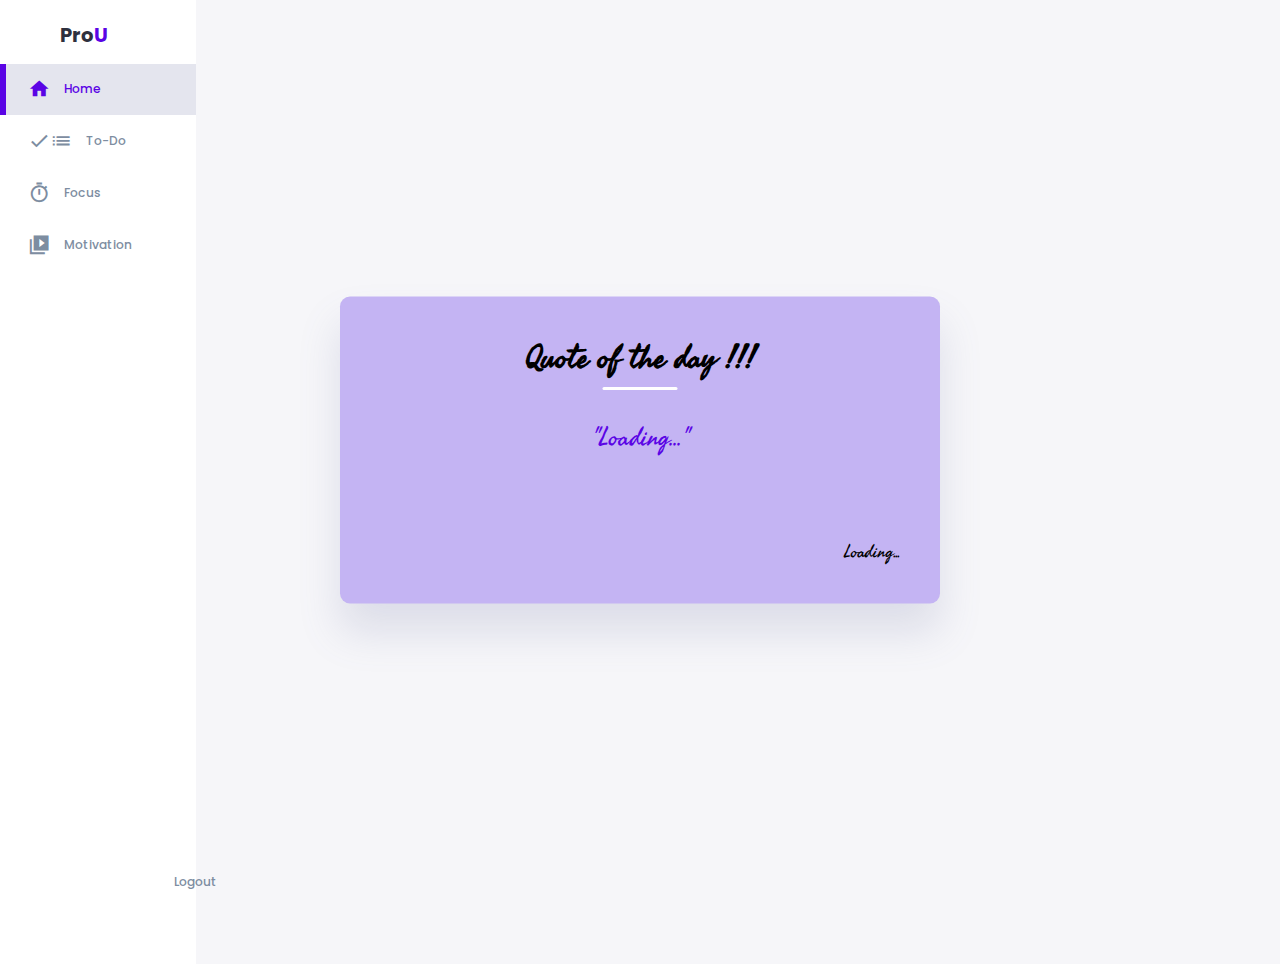
<file: WorkLikeElon/src/main/resources/static/index.html>
<!DOCTYPE html>
<html lang="en">
<head>
    <meta charset="UTF-8">
    <meta name="viewport" content="width=device-width, initial-scale=1.0">
    <title>ProU</title>
    <!--Material icon-->    
    <link href="https://fonts.googleapis.com/icon?family=Material+Icons+Sharp"
      rel="stylesheet">
    <link rel="stylesheet" href="./assets/css/style.css">
</head>
<body>
    <div class="container">
        <aside>
            <div class="top">
                <div class="logo">
                    <img>
                    <h2>
                        <a href="/index.html">Pro<span class="u">U</span></a>
                    </h2>
                </div>
                <div class="close" id="clsoe-btn">
                    <span class="material-icons-sharp">close
                    </span>
                </div>
                <div class="sidebar">
                    <a href="/index.html"  id="home-link" class ="active">
                        <span class="material-icons-sharp">
                            home
                        </span>
                        <h3>Home</h3>
                    </a>
                    <a href="#" id="todo-link">
                        <span class="material-icons-sharp">
                            checklist
                        </span>
                        <h3>To-Do</h3>
                    </a>
                    <a href="/focus.html" id="focus-link">
                        <span class="material-icons-sharp">
                            timer
                        </span>
                        <h3>Focus</h3>
                    </a>
                    <a href="#" id="motivation-link">
                        <span class="material-icons-sharp">
                            video_library
                        </span>
                        <h3>Motivation</h3>
                    </a>
                    <a href="#" id="logout-link">
                        <span class="material-icons-sharp">
                            logout
                        </span>
                        <h3>Logout</h3>
                    </a>
                </div>
             </div>
        </aside>
    </div>
    <main>
        <div class="quote-box">
           <h2>Quote of the day !!!</h2> 
           <blockquote id="quote">Loading...</blockquote>
            <span id= "author">Loading...</span>
        </div>
    </main>

    <!--js file-->
    <script src ="./assets/js/index.js"></script>
</body>
</html>
</file>
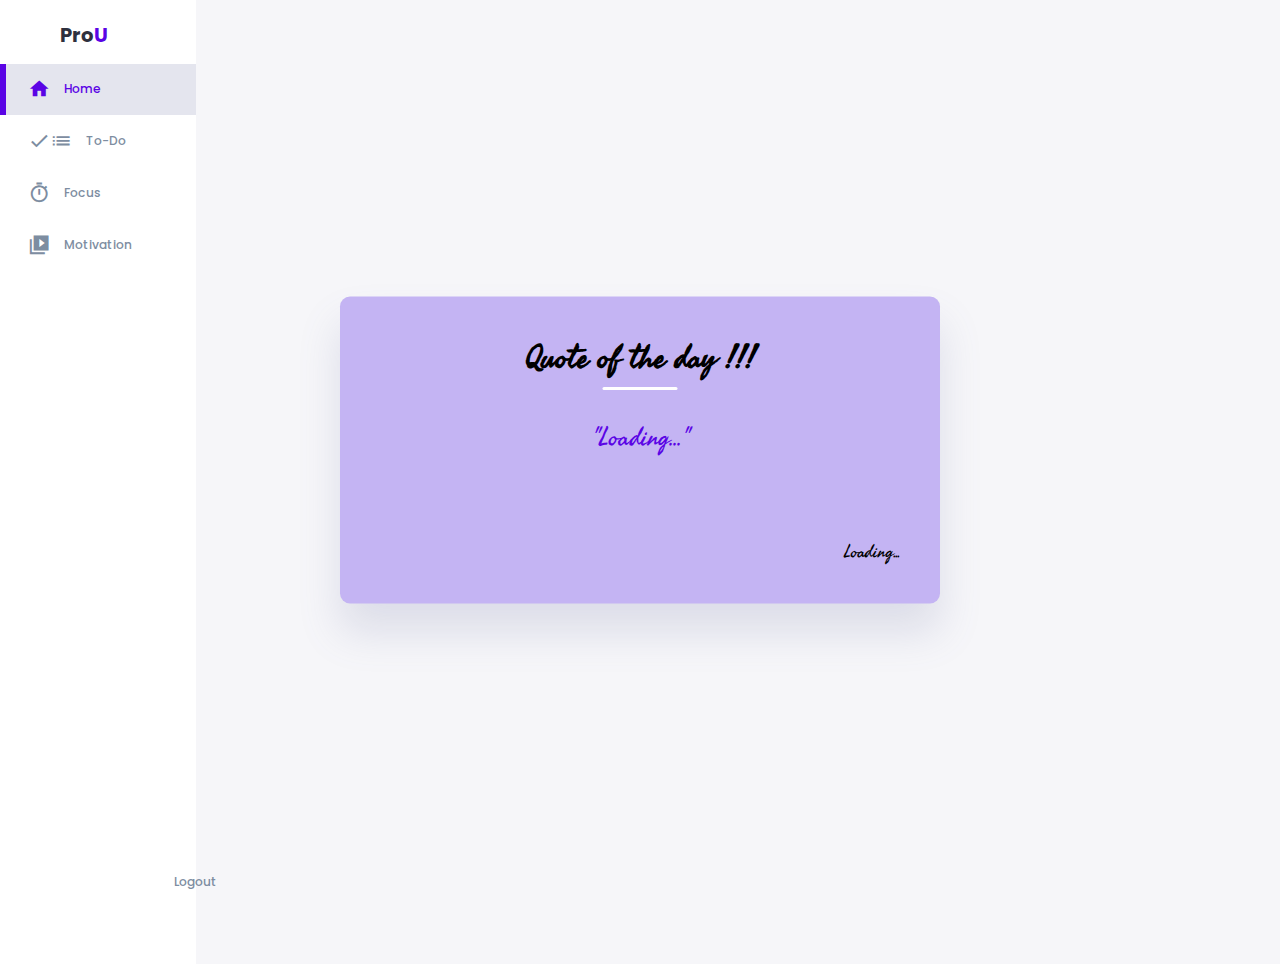
<file: WorkLikeElon/src/main/resources/templates/index.html>
<!DOCTYPE html>
<html lang="en">
<head>
    <meta charset="UTF-8">
    <meta name="viewport" content="width=device-width, initial-scale=1.0">
    <title>ProU</title>
    <!--Material icon-->    
    <link href="https://fonts.googleapis.com/icon?family=Material+Icons+Sharp"
      rel="stylesheet">
    <link rel="stylesheet" href="../static/assets/css/style.css">
</head>
<body>
    <div class="container">
        <aside>
            <div class="top">
                <div class="logo">
                    <img>
                    <h2>
                        <a href="/templates/index.html">Pro<span class="u">U</span></a>
                    </h2>
                </div>
                <div class="close" id="clsoe-btn">
                    <span class="material-icons-sharp">close
                    </span>
                </div>
                <div class="sidebar">
                    <a href="/templates/index.html" id="home-link" class ="active">
                        <span class="material-icons-sharp">
                            home
                        </span>
                        <h3>Home</h3>
                    </a>
                    <a href="#" id="todo-link">
                        <span class="material-icons-sharp">
                            checklist
                        </span>
                        <h3>To-Do</h3>
                    </a>
                    <a href="/templates/focus.html" id="focus-link">
                        <span class="material-icons-sharp">
                            timer
                        </span>
                        <h3>Focus</h3>
                    </a>
                    <a href="#" id="motivation-link">
                        <span class="material-icons-sharp">
                            video_library
                        </span>
                        <h3>Motivation</h3>
                    </a>
                    <a href="#" id="logout-link">
                        <span class="material-icons-sharp">
                            logout
                        </span>
                        <h3>Logout</h3>
                    </a>
                </div>
             </div>
        </aside>
    </div>
    <main>
        <div class="quote-box">
           <h2>Quote of the day !!!</h2> 
           <blockquote id="quote">Loading...</blockquote>
            <span id= "author">Loading...</span>
        </div>
    </main>

    <!--js file-->
    <script src ="../static/assets/js/index.js"></script>
</body>
</html>
</file>
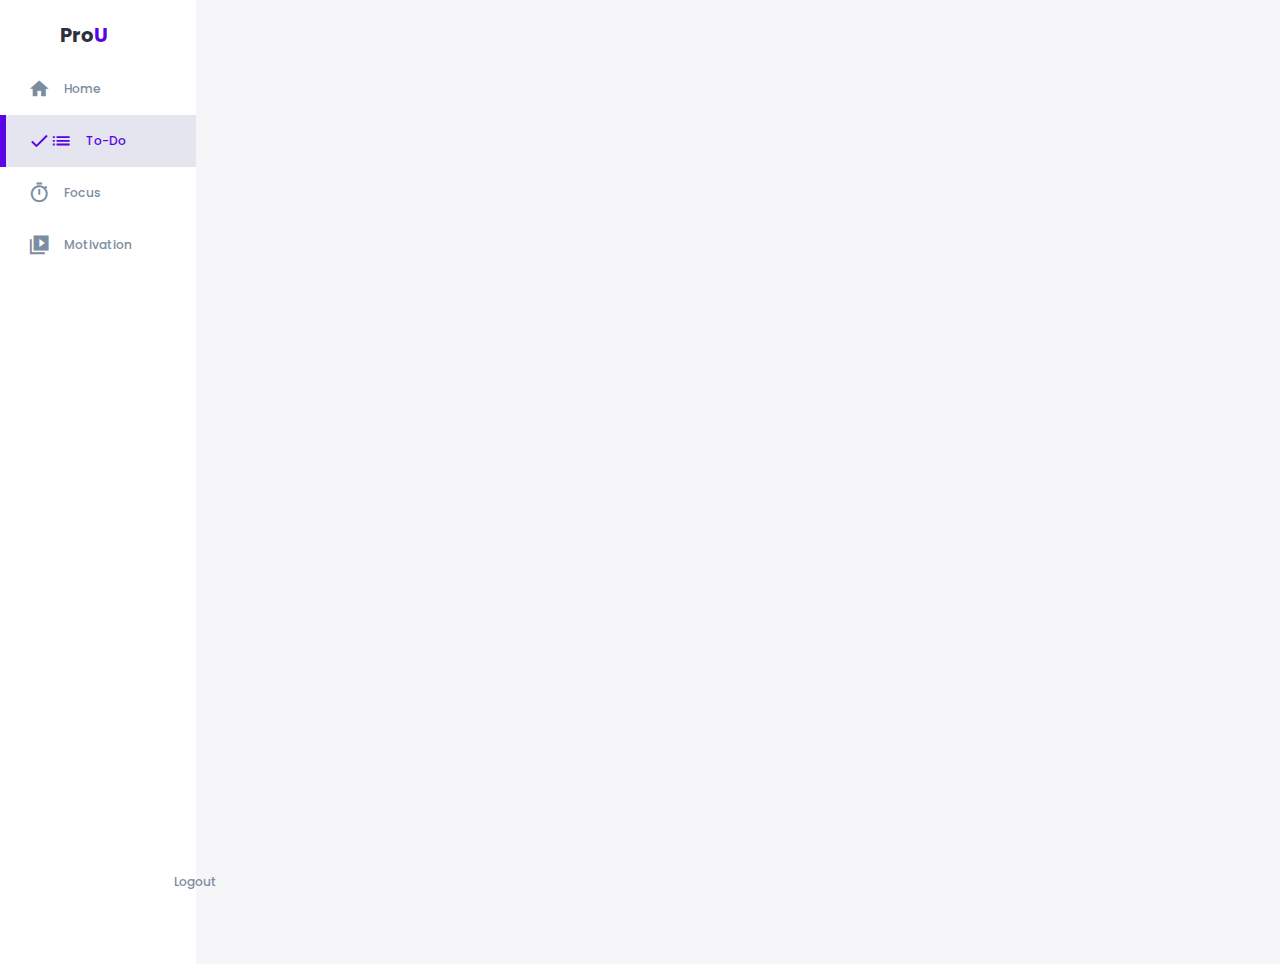
<file: WorkLikeElon/src/main/resources/static/todo.html>
<head>
    <meta charset="UTF-8">
    <meta name="viewport" content="width=device-width, initial-scale=1.0">
    <title>ProU</title>
    <!--Material icon-->    
    <link href="https://fonts.googleapis.com/icon?family=Material+Icons+Sharp"
      rel="stylesheet">
    <link rel="stylesheet" href="./assets/css/style.css">
</head>
<body>
    <div class="container">
        <aside>
            <div class="top">
                <div class="logo">
                    <img>
                    <h2>
                        <a href="/index.html">Pro<span class="u">U</span></a>
                    </h2>
                </div>
                <div class="close" id="clsoe-btn">
                    <span class="material-icons-sharp">close
                    </span>
                </div>
                <div class="sidebar">
                    <a href="/index.html"  id="home-link" >
                        <span class="material-icons-sharp">
                            home
                        </span>
                        <h3>Home</h3>
                    </a>
                    <a href="#" id="todo-link" class ="active">
                        <span class="material-icons-sharp">
                            checklist
                        </span>
                        <h3>To-Do</h3>
                    </a>
                    <a href="/focus.html" id="focus-link">
                        <span class="material-icons-sharp">
                            timer
                        </span>
                        <h3>Focus</h3>
                    </a>
                    <a href="#" id="motivation-link">
                        <span class="material-icons-sharp">
                            video_library
                        </span>
                        <h3>Motivation</h3>
                    </a>
                    <a href="#" id="logout-link">
                        <span class="material-icons-sharp">
                            logout
                        </span>
                        <h3>Logout</h3>
                    </a>
                </div>
             </div>
        </aside>
    </div>
    <main>

    </main>
    <!--js file-->
    <script src ="./assets/js/index.js"></script>
</body>
</html>
</file>
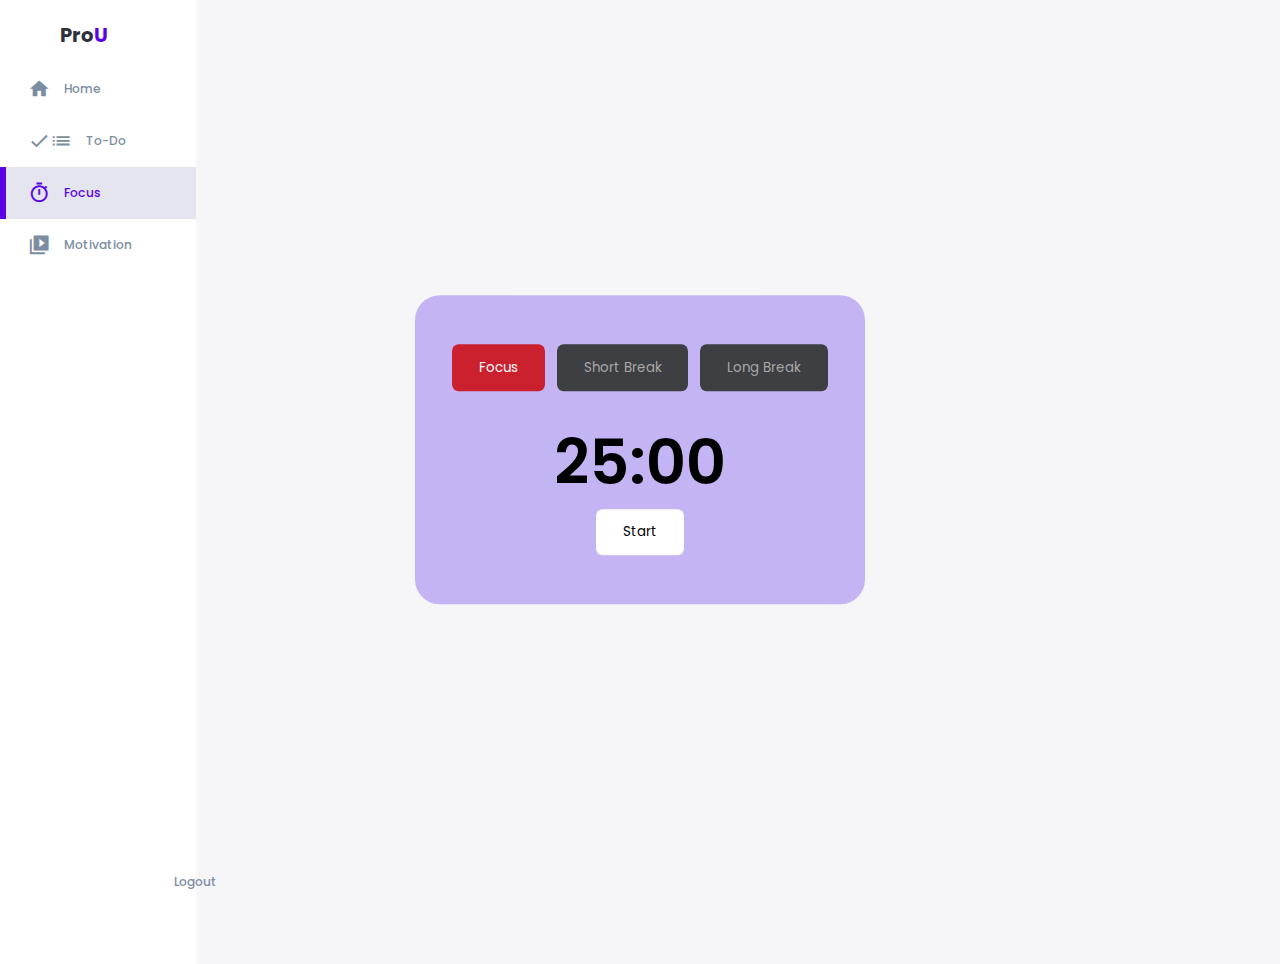
<file: WorkLikeElon/src/main/resources/templates/focus.html>
<!DOCTYPE html>
<html lang="en">
  <head>
    <meta name="viewport" content="width=device-width, initial-scale=1.0" />
    <title>Pomodoro Timer</title>
    <!-- Font Awesome Icons -->
    <link
      rel="stylesheet"
      href="https://cdnjs.cloudflare.com/ajax/libs/font-awesome/6.4.0/css/all.min.css"
    />
    <!--Material icon-->    
    <link href="https://fonts.googleapis.com/icon?family=Material+Icons+Sharp"
      rel="stylesheet"> 
    <!-- Google Fonts -->
    <link
      href="https://fonts.googleapis.com/css2?family=Poppins:wght@400;600&display=swap"
      rel="stylesheet"
    />
    <!-- Stylesheet -->
    <link rel="stylesheet" href="../static/assets/css/focus.css" />
    <link rel="stylesheet" href="../static/assets/css/style.css" />
  </head>
  <body>
    <div class="container">
      <aside>
          <div class="top">
              <div class="logo">
                  <img>
                  <h2>
                      <a href="/templates/index.htmlindex.html">Pro<span class="u">U</span></a>
                  </h2>
              </div>
              <div class="close" id="clsoe-btn">
                  <span class="material-icons-sharp">close
                  </span>
              </div>
              <div class="sidebar">
                  <a href="/templates/index.htmlindex.html" id="home-link" >
                      <span class="material-icons-sharp">
                          home
                      </span>
                      <h3>Home</h3>
                  </a>
                  <a href="#" id="todo-link">
                      <span class="material-icons-sharp">
                          checklist
                      </span>
                      <h3>To-Do</h3>
                  </a>
                  <a href="/templates/focus.html" id="focus-link" class ="active">
                      <span class="material-icons-sharp">
                          timer
                      </span>
                      <h3>Focus</h3>
                  </a>
                  <a href="#" id="motivation-link">
                      <span class="material-icons-sharp">
                          video_library
                      </span>
                      <h3>Motivation</h3>
                  </a>
                  <a href="#" id="logout-link">
                      <span class="material-icons-sharp">
                          logout
                      </span>
                      <h3>Logout</h3>
                  </a>
              </div>
           </div>
      </aside>
    </div>
    <div class="containers">
      <div class="section-container">
        <button id="focus" class="btn btn-timer btn-focus">Focus</button>
        <button id="shortbreak" class="btn btn-shortbreak">Short Break</button>
        <button id="longbreak" class="btn btn-longbreak">Long Break</button>
      </div>
      <div class="time-btn-container">
        <span id="time"></span>
        <div class="btn-container">
          <button id="btn-start" class="show">Start</button>
          <button id="btn-pause" class="hide">Pause</button>
          <button id="btn-reset" class="hide">
            <i class="fa-solid fa-rotate-right"></i>
          </button>
        </div>
      </div>
    </div>

    <!-- Script -->
    <script src="../static/assets/js/focus.js"></script>
    <script src="../static/assets/js/index.js"></script>
  </body>
</html>
</file>
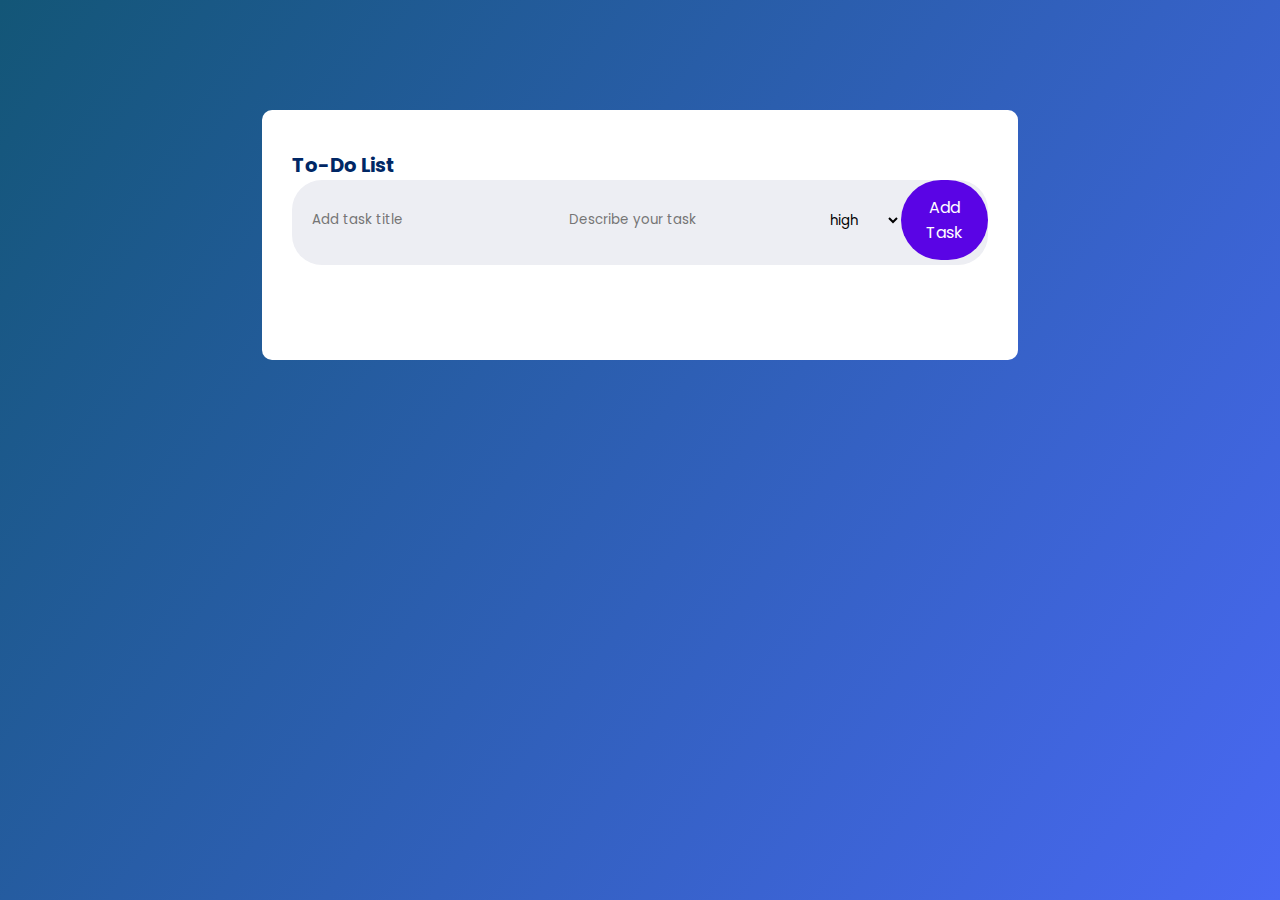
<file: WorkLikeElon/src/main/resources/templates/todo.html>
<head>
    <meta charset="UTF-8">
    <meta name="viewport" content="width=device-width, initial-scale=1.0">
    <title>ProU</title>
    <!--Material icon-->    
    <link href="https://fonts.googleapis.com/icon?family=Material+Icons+Sharp"
      rel="stylesheet">
    <link rel="stylesheet" href="../static/assets/css/style.css">
    <link rel="stylesheet" href="../static/assets/css/todo.css">
</head>
<body>
    <!-- <div class="container">
        <aside>
            <div class="top">
                <div class="logo">
                    <img>
                    <h2>
                        <a href="/templates/index.htmlindex.html">Pro<span class="u">U</span></a>
                    </h2>
                </div>
                <div class="close" id="clsoe-btn">
                    <span class="material-icons-sharp">close
                    </span>
                </div>
                <div class="sidebar">
                    <a href="/templates/index.htmlindex.html" id="home-link" >
                        <span class="material-icons-sharp">
                            home
                        </span>
                        <h3>Home</h3>
                    </a>
                    <a href="#" id="todo-link" class ="active">
                        <span class="material-icons-sharp">
                            checklist
                        </span>
                        <h3>To-Do</h3>
                    </a>
                    <a href="/templates/focus.htmlfocus.html" id="focus-link">
                        <span class="material-icons-sharp">
                            timer
                        </span>
                        <h3>Focus</h3>
                    </a>
                    <a href="#" id="motivation-link">
                        <span class="material-icons-sharp">
                            video_library
                        </span>
                        <h3>Motivation</h3>
                    </a>
                    <a href="#" id="logout-link">
                        <span class="material-icons-sharp">
                            logout
                        </span>
                        <h3>Logout</h3>
                    </a>
                </div>
             </div>
        </aside>
    </div> -->
    <main>
        <div class="todo-container">
            <div class="todo-app">
                <h2>To-Do List</h2>
                <div class="row">
                    <form action="/addTask" mehtod="POST"></form>
                    <input type="text" id="title" placeholder="Add task title">
                    <input type="text" id="description" placeholder="Describe your task">
                    <select name="priority" id="priority">
                        <option value="high">high</option>
                        <option value="medium">medium</option>
                        <option value="low">low</option>
                    </select>
                    <input type="hidden" id="status" name="status"  value="open">
                    <button> Add Task </button>
                </div>
            </div>
        </div>
    </main>
    <!--js file-->
    <script src ="../static/assets/js/index.js"></script>
</body>
</html>
</file>
<file: WorkLikeElon/src/main/resources/static/assets/css/style.css>
@import url('https://fonts.googleapis.com/css2?family=Kaushan+Script&family=Montserrat:wght@500;600&family=Poppins:wght@300;400;500;600;700;800&family=Seaweed+Script&display=swap');/* -----------------Root variables-------------------*/
:root{
    --color-primary:#5a04e5;
    --color-danger:#ff7786;
    --color-sucess:#42f1b6;
    --color-warning:#ffbb55;
    --color-white: #fff;
    --color-info-dark:#7d8dA1;
    --color-info-light:#dce1eb;
    --color-dark:#2e303e;
    --color-light:rgba(107, 112, 160, 0.18);
    --color-primary-variant:#111e88;
    --color-dark-variant:#677483;
    --color-background:#f6f6f9;

    --card-border-radius:2rem;
    --barder-radius-1:0.4em;
    --barder-radius-2:0.8em;
    --barder-radius-3:1.2em;

    --card-padding:1.8rem;
    --padding-1:1.2rem;

    --box-shadow: 0 2rem 3rem var(--color-light);
}

*{
    margin:0;
    padding:0;
    outline:0;
    appearance: 0;
    border: 0;
    text-decoration: none;
    list-style: none;
    box-sizing: border-box;
}

html{
    font-size: 14px;
}

body{
    width:100vw;
    height: 100vh;
    font-family: poppins, sans-serif;
    font-size: 0.88em;
    background: var(--color-background);
    user-select: none;
    overflow-x: hidden;
}
.container{
    display: grid;
    width:86vh;
    margin:0 0;
    gap: 1.8 rem;
    grid-template-columns: 14rem auto 23rem;

}
.u{
    color: var(--color-primary);
}
a{
    color: var(--color-dark);
}

h1{
    font-weight: 800;
    font-size: 1.8rem;
}
h2{
    font-size: 1.4rem;
}
h3{
    font-size: 0.87rem;
}
h4{
    font-size: 0.8rem;
}
h5{
    font-size: 0.77rem;
}
small{
    font-size: 0.7rem;
}
.text-muted{
    color:var(--color-info-dark)
}
p{
    color:var(--color-dark-variant);
}
b{
    color:var(--color-dark);
}
.primary{
    color:var(--color-primary);
}
.danger{
    color:var(--color-danger);
}
.sucess{
    color:var(--color-sucess);
}
.warning {
    color:var(--color-warning);
}

aside{
    height: 86vh;
}
aside .logo{
    display: flex;
    gap:0.8rem;
    margin-left: 3.5rem ;
}

aside .top{
    background: rgb(255, 255, 255);
    /* display: flex; */
    align-items: center;
    justify-content: space-between;

    padding-top: 1.4rem;
}

aside .close{
    display:none;   
} 

aside .sidebar{
    background:white;
    display: flex;
    flex-direction: column;
    height: 100vh;
    position:relative;
    top:1rem;   
}

aside h3{
    font-weight: 500;
}

aside .sidebar a {
    display: flex;
    color: var(--color-info-dark);
    margin-left:2rem;
    gap:1rem;
    align-items: center;
    position: relative;
    height: 3.7rem;
    transition:all 300ms ease;
}

aside .sidebar a span{

    font-size: 1.6rem;
    transition:all 300ms ease;
}

aside .sidebar a:last-child{
    position: absolute;
    bottom: 4rem;
    width: 100%;
}

aside .sidebar a.active{
    background: var(--color-light);
    color: var(--color-primary);
    margin-left: 0;
}
    
aside .sidebar a.active::before{
    content: " ";
    width:6px;
    height: 100%;
    background: var(--color-primary);
}

aside .sidebar a.active span{
    color: var(--color-primary);
    margin-left: calc(1rem - 6px);
}

aside .sidebar a:hover{
    color: var(--color-primary);
}

aside .sidebar a:hover span{
   margin-left :1rem;
}

.quote-box{
    background:#c4b4f3;
    color: var(--color-primary);
    width:600px;
    position : absolute;
    top:50%;
    left:50%;
    transform: translate(-50%,-50%);
    padding: 40px;
    border-radius: 10px;
    text-align: center;
    box-shadow: var(--box-shadow);
    font-family: 'Seaweed Script', cursive;
}

.quote-box h2 {
    font-size: 32px;
    margin-bottom: 40px;
    color: black;
}

.quote-box h2::after{
    content:'';
    width:75px;
    height:3px;
    border-radius: 3px;
    background:#fff;
    position: absolute;
    top: 30%;
    left:50%;
    transform: translate(-50%,-50%);
}

.quote-box blockquote{
    font-size: 26px;
    min-height: 110px;
}

.quote-box blockquote::before, .quote-box blockquote::after {
    content: '"';
}

.quote-box span{
    display: block;
    margin-top: 10px;
    font-size: 18px;
    float:right;
    position: relative;
    color: black;
}

.quote-box div{
    width: 100px;
    margin-top: 50px;
    display: flex;
    justify-content: center;
}

.right{
    margin-top: 1.4rem;
}

.right .top {
    display: flex;
    justify-content:end;
    gap:2rem;
    background: grey;
}

.right .top button{
    display: none;
}

.right .theme-toggler{
    background: var(--color-light);
    display: flex;
    justify-content: space-between;
    align-items: center;
    height: 1.6rem;
    width:4.2rem;
    cursor:pointer;
    border-radius: var(--barder-radius-1);
}

.right .theme-toggler span{
    font-size: 1.2rem;
    width:50%;
    height:100%;
    display: flex;
    align-items: center;
    justify-content: center;

}

.right .theme-toggler span.active{
    background: var(--color-primary);
    color: white;
    border-radius: var(--barder-radius-1);
}
.right .top .profile {
    display: flex;
    gap:2rem;
    text-align: right;

}
</file>
<file: WorkLikeElon/src/main/resources/static/assets/css/focus.css>
* {
    padding: 0;
    margin: 0;
    box-sizing: border-box;
    font-family: "Poppins", sans-serif;
  }
  body {
    background-color: whitesmoke;
  }
  .containers {
    background-color: #c4b4f3;
    width: min(90%, 450px);
    position: absolute;
    transform: translate(-50%, -50%);
    top: 50%;
    left: 50%;
    padding: 4em 2em;
    border-radius: 2em;
  }
  button {
    border: none;
    outline: none;
    cursor:auto;
  }
  .section-container {
    display: flex;
    gap: 1em;
    justify-content: center;
  }
  .btn {
    padding: 1em 2em;
    border-radius: 0.5em;
    background-color: #3e3f43;
    color: #a9a7a7;
  }
  .btn-focus {
    background-color: #cb202d;
    color: #ffffff;
  }
  .time-btn-container {
    display: flex;
    flex-direction: column;
    margin-top: 2em;
  }
  #time {
    text-align: center;
    color: black;
    font-size: 5em;
    font-weight: 600;
  }
  .btn-container {
    display: flex;
    justify-content: center;
    gap: 2em;
  }
  #btn-start,
  #btn-pause {
    padding: 1em 2em;
    border-radius: 0.5em;
    cursor: pointer;
    background-color: #ffffff;
  }
  #btn-reset {
    background-color: transparent;
    border: none;
    outline: none;
    color: #ffffff;
    font-size: 2em;
  }
  .hide {
    display: none;
  }
  .show {
    display: block;
  }
</file>
<file: WorkLikeElon/src/main/resources/static/assets/css/todo.css>
@import url('https://fonts.googleapis.com/css2?family=Kaushan+Script&family=Montserrat:wght@500;600&family=Poppins:wght@300;400;500;600;700;800&family=Seaweed+Script&display=swap');
*{
    margin:0;
    padding:0;
    font-family: 'Poppins', sans-serif;
    box-sizing: border-box;
}
.todo-container{
    width: 100vw;
    min-height: 100vh;
    background: linear-gradient(125deg,#135677,#4968f3);
    padding: 10px;
}
.todo-app{
    width: 100%;
    max-width: 60%;
    background: #fff;
    margin: 100px auto 20px;
    padding:40px 30px 70px;
    border-radius: 10px;
}

.todo-app h2 {
    color :#002765;
    display:flex;
    align-items: center;
}

.row{
    display: flex;
    align-items: center;
    justify-content: space-between;
    background: #edeef3;
    border-radius: 30px;
    padding-left: 20px;
    padding-bottom: 5px;
    margin-bottom: 25px;
}

input, select {
    flex:1;
    border: none;
    outline: none;
    background: transparent;
    padding: none;
    
}

button{
    border:none;
    outline:none;
    padding :15px 15px;
    background: #5a04e5;
    color: #fff;
    font-size: 16px;
    cursor: pointer;
    border-radius: 40px;
}
</file>
